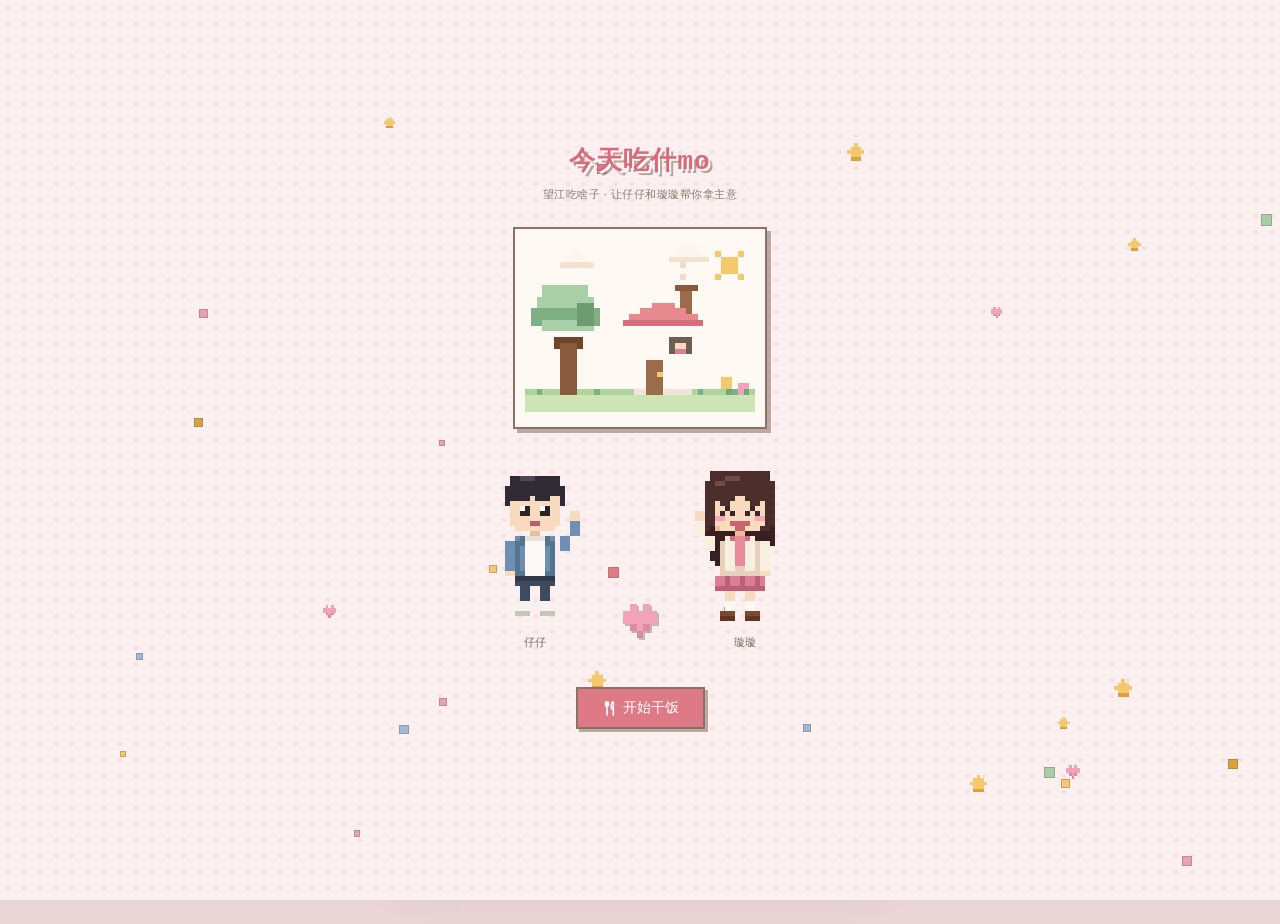
<file: index.html>
<!DOCTYPE html>
<html lang="zh-CN">
<head>
  <meta charset="utf-8">
  <meta name="viewport" content="width=device-width, initial-scale=1.0, viewport-fit=cover">
  <meta name="theme-color" content="#FBEFF0">
  <meta name="description" content="川大望江·今天吃什么：让仔仔和璇璇帮你拿主意的像素风干饭决策器">
  <title>望江吃啥子 · 今天吃什mo</title>
  <link rel="icon" href="data:image/svg+xml,%3Csvg xmlns='http://www.w3.org/2000/svg' viewBox='0 0 5 5' shape-rendering='crispEdges'%3E%3Crect width='5' height='5' fill='%23FBEFF0'/%3E%3Crect x='1' y='1' width='3' height='3' fill='%23DE7A86'/%3E%3C/svg%3E">
  <link rel="stylesheet" href="assets/css/style.css">
</head>
<body>
  <div id="app"><div class="loading"><div><div class="spinner"></div><p class="pixel-font" style="color:#8A7A6D;margin:0">加载中...</p></div></div></div>

  <script src="data/foods.js"></script>
  <script src="assets/js/pixel.js"></script>
  <script src="assets/js/audio.js"></script>
  <script src="assets/js/icons.js"></script>
  <script src="assets/js/app.js"></script>
</body>
</html>
</file>
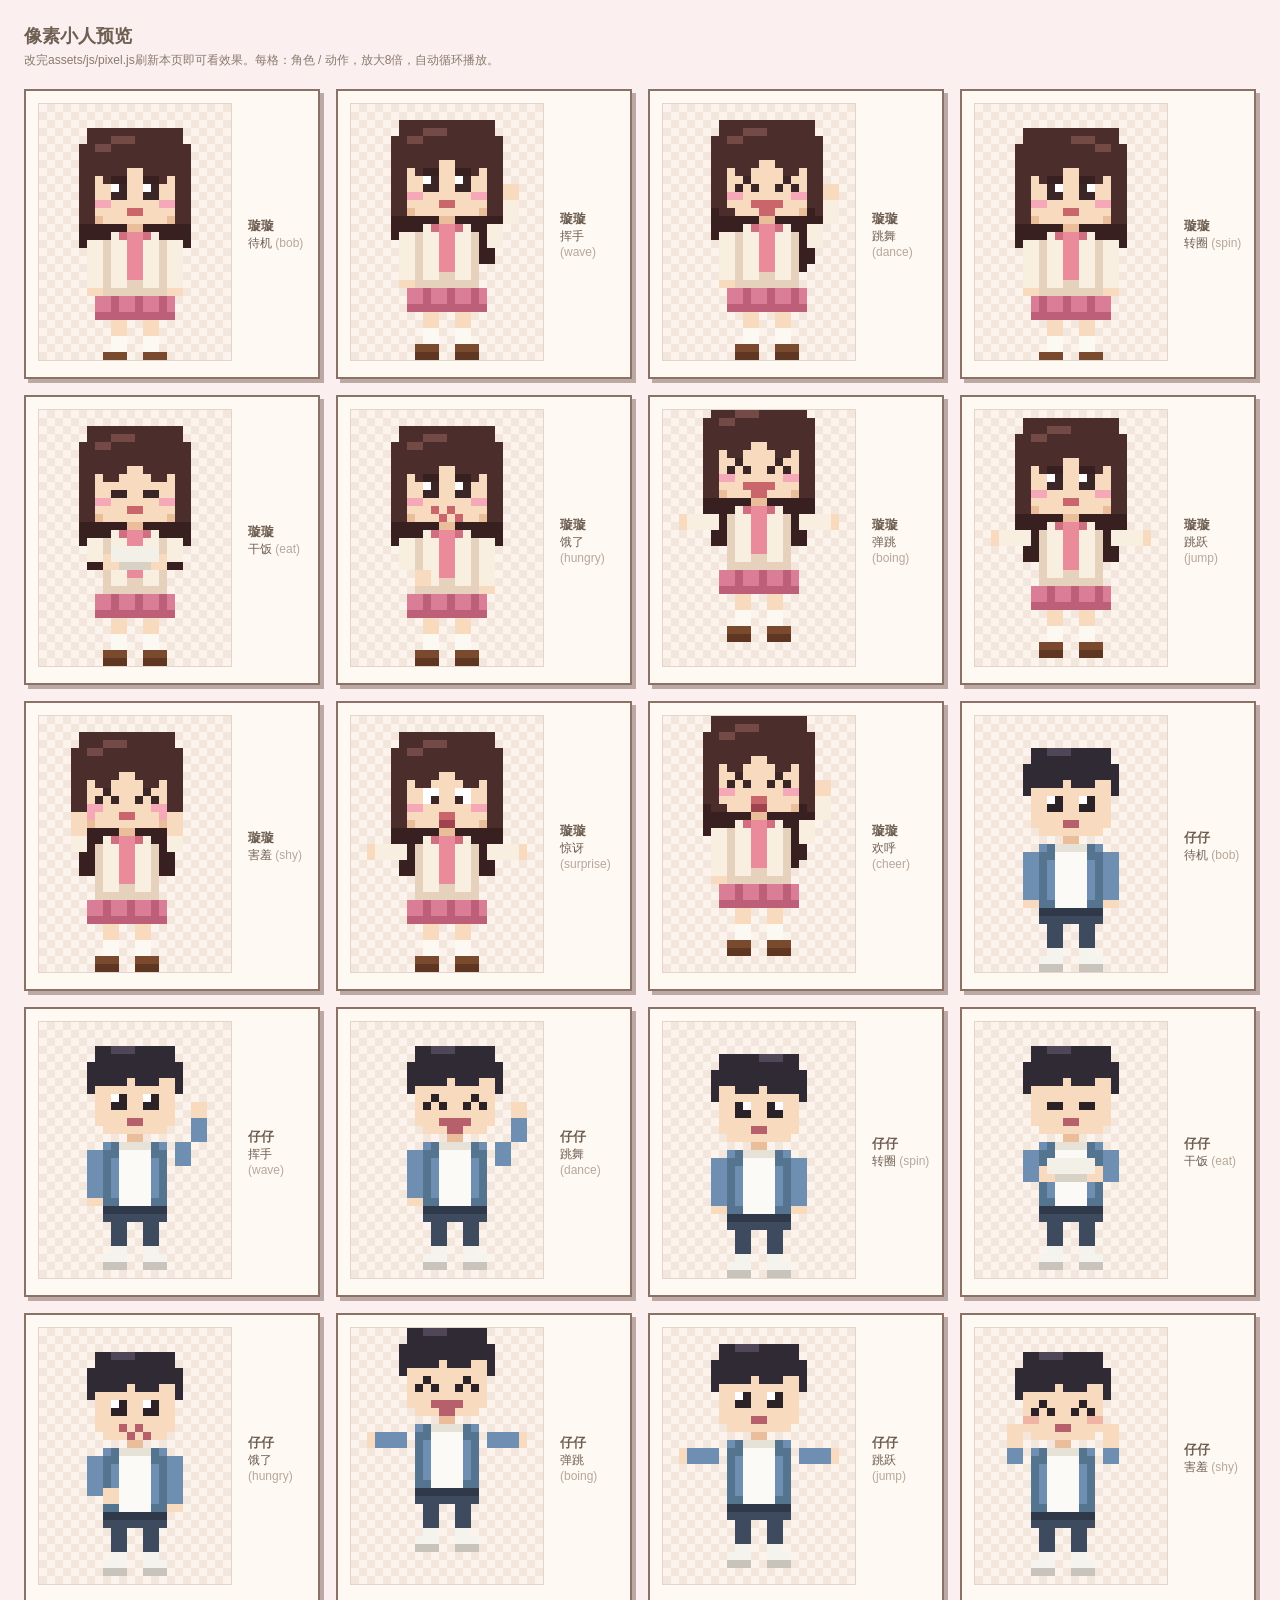
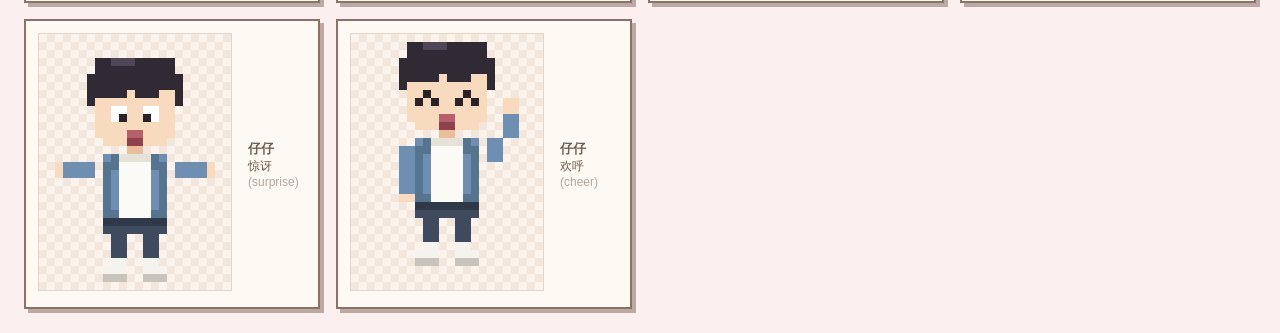
<file: dev/sprites.html>
<!DOCTYPE html>
<html lang="zh-CN">
<head>
  <meta charset="utf-8">
  <title>像素小人预览 · 望江吃啥子</title>
  <style>
    body{margin:0;padding:24px;background:#FBEFF0;color:#6E5F52;font-family:-apple-system,"PingFang SC","Microsoft YaHei",sans-serif}
    h1{font-size:18px;margin:0 0 4px}p.tip{font-size:12px;color:#8A7A6D;margin:0 0 20px}
    .grid{display:grid;grid-template-columns:repeat(auto-fill,minmax(260px,1fr));gap:16px}
    .cell{border:2px solid #8A7266;background:#FFF9F4;box-shadow:4px 4px rgba(138,114,102,.55);padding:12px;display:flex;align-items:center;gap:16px}
    .cell .meta{font-size:12px}.cell .meta b{display:block;font-size:13px}
    .cell canvas{image-rendering:pixelated;background:repeating-conic-gradient(#f3e6dc 0 25%,#fbf3ec 0 50%) 0 0/16px 16px;border:1px solid #E3D5C9}
  </style>
</head>
<body>
  <h1>像素小人预览</h1>
  <p class="tip">改完assets/js/pixel.js刷新本页即可看效果。每格：角色 / 动作，放大8倍，自动循环播放。</p>
  <div class="grid" id="grid"></div>
  <script src="../assets/js/pixel.js"></script>
  <script>
    const actions=['bob','wave','dance','spin','eat','hungry','boing','jump','shy','surprise','cheer'];
    const names={bob:'待机',wave:'挥手',dance:'跳舞',spin:'转圈',eat:'干饭',hungry:'饿了',boing:'弹跳',jump:'跳跃',shy:'害羞',surprise:'惊讶',cheer:'欢呼'};
    // 支持 ?action=wave&freeze=0&scale=12 只看某个动作的某一帧
    const Q=new URLSearchParams(location.search);
    const only=Q.get('action');
    const scale=Number(Q.get('scale'))||8, freeze=Q.get('freeze')==null?null:Number(Q.get('freeze'));
    const g=document.getElementById('grid');
    [['female','璇璇'],['male','仔仔']].forEach(([who,label])=>actions.filter(a=>!only||a===only).forEach(a=>{
      const cell=document.createElement('div');cell.className='cell';
      const host=document.createElement('div');cell.appendChild(host);
      cell.insertAdjacentHTML('beforeend',`<div class="meta"><b>${label}</b>${names[a]} <span style="color:#B5A89B">(${a})</span></div>`);
      g.appendChild(cell);new PixelSprite(host,who,{scale,action:a,freeze});
    }));
  </script>
</body>
</html>
</file>
<file: assets/css/style.css>
/* ===== 基础 ===== */
*{box-sizing:border-box;-webkit-tap-highlight-color:transparent}
html,body{margin:0;padding:0;height:100%}
body{
  background:#E9D5D6;
  color:#6E5F52;
  font-family:-apple-system,BlinkMacSystemFont,"PingFang SC","Helvetica Neue","Microsoft YaHei",sans-serif;
  font-size:14px;line-height:1.45;
  -webkit-font-smoothing:antialiased;
}
button,input,textarea{font-family:inherit;font-size:inherit;color:inherit}
button{cursor:pointer;border:0;background:none;padding:0;margin:0}
button:disabled{cursor:not-allowed}
.ico{vertical-align:-0.2em;display:inline-block}

#app{
  position:relative;max-width:480px;margin:0 auto;min-height:100dvh;
  display:flex;flex-direction:column;overflow:hidden;
  background-color:#FBEFF0;
  background-image:radial-gradient(rgba(226,154,168,.16) 1.4px,transparent 1.4px),radial-gradient(rgba(226,154,168,.1) 1.2px,transparent 1.2px);
  background-size:18px 18px,30px 30px;background-position:0 0,9px 9px;
  box-shadow:0 0 0 2px #8A7266,0 0 40px rgba(74,59,50,.25);
}
@media (min-width:520px){#app{margin:24px auto;min-height:calc(100dvh - 48px);border:2px solid #8A7266}}

/* ===== 像素组件 ===== */
.pixel-card{border:2px solid #8A7266;box-shadow:4px 4px rgba(138,114,102,.55);background:#FFF9F4}
.pixel-card-sm{border:2px solid #8A7266;box-shadow:3px 3px rgba(138,114,102,.55);background:#FFF9F4}
.pixel-btn{border:2px solid #8A7266;box-shadow:3px 3px rgba(138,114,102,.55);transition:transform .06s ease,box-shadow .06s ease}
.pixel-btn:active:not(:disabled){transform:translate(2px,2px);box-shadow:1px 1px rgba(138,114,102,.55)}
.pixel-btn:disabled{opacity:.55;transform:translate(2px,2px);box-shadow:1px 1px rgba(138,114,102,.55)}
.pixel-chip{border:1.5px solid #8A7266;box-shadow:2px 2px rgba(138,114,102,.5);transition:transform .06s ease,box-shadow .06s ease}
.pixel-chip:active{transform:translate(1px,1px);box-shadow:1px 1px rgba(138,114,102,.5)}
.pixel-title{font-family:"Courier New",ui-monospace,SFMono-Regular,Menlo,monospace;font-weight:800;letter-spacing:1px;color:#D96A7E;text-shadow:2px 2px 0 #FFF9F4,4px 4px 0 rgba(138,114,102,.6);margin:0}
.pixel-font{font-family:"Courier New",ui-monospace,SFMono-Regular,Menlo,monospace;font-weight:700;letter-spacing:.5px}
.pixel-sprite-canvas{display:block;image-rendering:pixelated;image-rendering:crisp-edges}

.bg-pink{background:#DE7A86;color:#fff}
.bg-cream{background:#FFF9F4;color:#8A7A6D}
.bg-brown{background:#6E5F52;color:#fff}
.bg-yellow{background:#F6C86E;color:#6E5F52}
.bg-warm{background:#F4EAE0;color:#6E5F52}
.text-pink{color:#DE7A86}.text-muted{color:#A39285}.text-soft{color:#B5A89B}

/* ===== 头部/导航 ===== */
.app-header{padding:16px 16px 8px;display:flex;align-items:center;justify-content:space-between;flex-shrink:0}
.app-header h1{margin:0;font-size:20px}
.header-right{display:flex;align-items:center;gap:8px}
.count-badge{display:flex;align-items:center;gap:4px;font-size:12px;color:#A39285}
.icon-btn{width:36px;height:36px;display:flex;align-items:center;justify-content:center}
main{flex:1;overflow-y:auto;overflow-x:hidden;-webkit-overflow-scrolling:touch}
.page{padding:0 16px 24px}
.app-nav{flex-shrink:0;display:flex;border-top:3px solid #8A7266;background:#FFF9F4;padding-bottom:env(safe-area-inset-bottom)}
.app-nav button{flex:1;display:flex;flex-direction:column;align-items:center;padding:10px 0 9px;color:#A39285;transition:color .15s}
.app-nav button.active{color:#DE7A86}
.app-nav button.active::before{content:"";position:absolute;width:14px;height:4px;background:#DE7A86;border:1.5px solid #8A7266;margin-top:-4px}
.app-nav .nav-ico{position:relative}
.app-nav button.active .nav-ico::before{content:"";position:absolute;left:50%;top:-6px;transform:translateX(-50%);width:14px;height:4px;background:#DE7A86;border:1.5px solid #8A7266}
.app-nav .nav-label{font-size:11px;margin-top:2px;font-weight:500}
.app-nav button.active .nav-label{font-family:"Courier New",ui-monospace,SFMono-Regular,Menlo,monospace;font-weight:700;letter-spacing:.5px}

/* ===== 首页 ===== */
.hero-card{position:relative;padding:10px 20px;width:100%;text-align:center}
.hero-card h2{margin:0;font-size:18px}
.hero-card p{margin:2px 0 0;font-size:10px;color:#8A7A6D}
.hero-deco{position:absolute;top:50%;transform:translateY(-50%);display:flex;flex-direction:column;align-items:center;gap:6px;pointer-events:none}
.hero-deco.left{left:10px}.hero-deco.right{right:10px}
.sprite-float-a,.sprite-float-b{display:inline-block;filter:drop-shadow(1px 1px 0 rgba(138,114,102,.45))}
.sprite-float-a{animation:spriteFloat 1.4s ease-in-out infinite}
.sprite-float-b{animation:spriteFloat 1.4s ease-in-out .7s infinite}

.chefs{display:flex;align-items:flex-end;justify-content:center;gap:20px;margin:4px 0 12px;padding-top:4px}
.chef{position:relative;display:flex;flex-direction:column;align-items:center;padding:4px;margin:-4px;background:transparent}
.chef .shadow{width:60px;height:6px;margin-top:2px;background:rgba(160,130,118,.4);box-shadow:2px 0 0 0 rgba(160,130,118,.4),0 2px 0 0 rgba(160,130,118,.4),2px 2px 0 0 rgba(160,130,118,.4)}
.chef .chef-name{font-family:"Courier New",ui-monospace,SFMono-Regular,Menlo,monospace;font-weight:700;font-size:9px;color:#7A6A5C;margin-top:2px}
.chef-hint{display:flex;flex-direction:column;align-items:center;gap:2px;padding-bottom:4px;color:#B5A89B;font-size:9px}
.chef-hint .ico{color:#F6C86E;animation:tapHint 1.2s ease-in-out infinite}
.bubble-wrap{position:absolute;top:38%;z-index:20;pointer-events:none}
.bubble-wrap.right{left:calc(100% + 6px);transform:translateY(-50%)}
.bubble-wrap.left{right:calc(100% + 6px);transform:translateY(-50%)}
.bubble{position:relative;display:block;background:#FFF9F4;border:2px solid #8A7266;box-shadow:2px 2px rgba(138,114,102,.5);padding:4px 8px;font-size:11px;line-height:1.35;color:#6E5F52;white-space:nowrap;max-width:96px;text-align:center;animation:chefBubblePop .3s ease-out;font-family:"Courier New",ui-monospace,SFMono-Regular,Menlo,monospace;font-weight:700}
.bubble.left::after{content:"";position:absolute;top:50%;right:-8px;transform:translateY(-50%);border:6px solid transparent;border-left:8px solid #8A7266}
.bubble.right::after{content:"";position:absolute;top:50%;left:-8px;transform:translateY(-50%);border:6px solid transparent;border-right:8px solid #8A7266}

.mode-tabs{display:flex;gap:12px;margin-bottom:12px}
.mode-tabs button{flex:1;padding:8px 0;font-size:13px;font-weight:500;display:flex;align-items:center;justify-content:center;gap:4px}
.mode-tabs button.active{background:#DE7A86;color:#fff}
.mode-tabs button:not(.active){background:#FFF9F4;color:#8A7A6D}
.filter-toggle{padding:6px 12px;font-size:12px;font-weight:500;display:inline-flex;align-items:center;gap:4px}
.filter-panel{margin-bottom:12px}
.chip-row{display:flex;flex-wrap:wrap;gap:8px;margin-bottom:10px;align-items:center}
.chip-row:last-child{margin-bottom:0}
.chip{padding:6px 10px;font-size:11px;display:inline-flex;align-items:center;gap:2px;color:#8A7A6D;background:#FFF9F4}
.chip.lg{font-size:12px}
.chip.active{background:#6E5F52;color:#fff}
.chip.pink-outline{color:#DE7A86;border-color:rgba(222,122,134,.7);margin-left:auto}
.empty-tip{padding:12px;text-align:center;font-size:12px;color:#8A7A6D;margin-bottom:12px}
.big-btn{width:100%;padding:12px 0;font-size:15px;font-weight:500;display:flex;align-items:center;justify-content:center;gap:4px}

/* 转盘 */
.spinner-head{display:flex;align-items:center;justify-content:space-between;margin-bottom:8px}
.spinner-head p{margin:0;font-size:13px;color:#8A7A6D}
.spinner-head .weak{font-size:11px;color:#B5A89B}
.candidate-box{padding:12px;margin-bottom:10px}
.candidate-group{margin-bottom:14px}.candidate-group:last-child{margin-bottom:0}
.candidate-group h4{display:flex;align-items:center;gap:4px;font-size:11px;color:#8A7A6D;margin:0 0 8px;font-weight:700}
.candidate-group .chip-row{margin-bottom:0}
.wheel-wrap{display:flex;flex-direction:column;align-items:center;margin-bottom:28px}
.wheel-box{position:relative;width:200px;height:200px;margin-bottom:36px}
.wheel-box.spinning{cursor:wait}.wheel-box.ready{cursor:pointer}.wheel-box.idle{cursor:not-allowed}
.wheel{width:100%;height:100%;border:3px solid #8A7266;box-shadow:3px 3px rgba(138,114,102,.55);background:#FFF9F4;border-radius:50%;position:relative;overflow:hidden;will-change:transform}
.wheel.seg{transition:none}
.wheel.seg.spin{transition:transform 2.5s cubic-bezier(.17,.67,.12,.99)}
.seg{position:absolute;inset:0;transform-origin:50% 50%;border-radius:50%}
.seg-label{position:absolute;left:50%;top:18px;transform:translateX(-50%);font-size:9px;color:#fff;font-weight:700;max-width:64px;white-space:nowrap;overflow:hidden;text-overflow:ellipsis;font-family:"Courier New",ui-monospace,SFMono-Regular,Menlo,monospace}
.wheel-center{position:absolute;left:50%;top:50%;transform:translate(-50%,-50%);width:30px;height:30px;border-radius:50%;background:#FFF9F4;border:3px solid #8A7266;box-shadow:2px 2px rgba(138,114,102,.5);z-index:2}
.wheel-pointer{position:absolute;top:-6px;left:50%;transform:translateX(-50%);z-index:3;width:0;height:0;border-left:10px solid transparent;border-right:10px solid transparent;border-top:16px solid #DE7A86;filter:drop-shadow(2px 2px 0 rgba(138,114,102,.55))}
.wheel-pointer::after{content:"";position:absolute;top:-16px;left:-5px;width:10px;height:10px;background:#DE7A86;border-radius:50%}
.spin-btn{padding:8px 24px;font-size:13px;font-weight:500;display:inline-flex;align-items:center;gap:4px}
.spin-btn:disabled{background:#F4EAE0;color:#B5A89B}

/* ===== 清单 ===== */
.search-box{position:relative;margin-bottom:16px}
.search-box .ico{position:absolute;left:12px;top:50%;transform:translateY(-50%);color:#B5A89B}
.input{width:100%;padding:10px 12px;border:2px solid #8A7266;background:#FFF9F4;font-size:14px;color:#6E5F52;outline:none;box-shadow:3px 3px rgba(138,114,102,.55)}
.input::placeholder{color:#B5A89B}
.input:focus{background:#fff}
.search-box .input{padding-left:36px}
.list-tools{display:flex;align-items:center;justify-content:space-between;margin-bottom:8px}
.list-tools p{margin:0;font-size:12px;color:#A39285}
.list-tools .hint{color:#C9BCAE;font-weight:400;margin-left:6px}
.rows{display:flex;flex-direction:column;gap:8px}
.row{position:relative;overflow:hidden;border-bottom:2px solid #F0E4D6;background:#FFF9F4;touch-action:pan-y;user-select:none;-webkit-user-select:none}
.row-actions{position:absolute;top:0;bottom:0;right:0;display:flex}
.row-actions button{width:56px;display:flex;flex-direction:column;align-items:center;justify-content:center;gap:2px;color:#fff}
.row-actions button span{font-size:11px;line-height:1}
.row-actions .edit{background:#9DB8D9}.row-actions .del{background:#DE7A86}
.row-main{position:relative;display:flex;align-items:center;justify-content:space-between;padding:12px 4px;background:#FFF9F4;transition:transform .22s cubic-bezier(.22,.9,.24,1)}
.row-main.dragging{transition:none}
.row-main.selected{background:#FDE7EB}
.row-check{width:24px;height:24px;margin-right:10px;margin-left:4px;flex-shrink:0;display:flex;align-items:center;justify-content:center;border:2px solid #8A7266;background:#FFF9F4;color:transparent}
.row-check.on{background:#DE7A86;border-color:#DE7A86;color:#fff}
.row-info{flex:1;min-width:0}
.row-info .name{margin:0;font-size:15px;font-weight:500;color:#6E5F52;white-space:nowrap;overflow:hidden;text-overflow:ellipsis}
.row-info .meta{margin:2px 0 0;font-size:12px;color:#A39285;white-space:nowrap;overflow:hidden;text-overflow:ellipsis}
.row-info .meta .cui{color:#B08D57}
.row-info .meta .dot{color:#C9BCAE}
.row-price{margin-left:12px;flex-shrink:0;font-size:13px;color:#DE7A86}
.multi-bar{position:sticky;bottom:0;margin-top:12px;padding:4px}
.multi-bar-inner{display:flex;align-items:center;justify-content:space-between;gap:8px;border:2px solid #8A7266;background:#FFF9F4;padding:8px 12px;box-shadow:4px 4px rgba(138,114,102,.4)}
.multi-bar-inner .sel{display:flex;align-items:center;gap:8px;font-size:13px}
.multi-bar-inner .sel .ico{color:#DE7A86}
.multi-bar-inner .ops{display:flex;gap:8px}
.multi-bar-inner .ops button{display:flex;align-items:center;gap:4px;padding:6px 10px;font-size:12px;font-weight:500}
.empty-state{text-align:center;padding:48px 0}
.empty-state .ico{color:#D5C9BC}
.empty-state p{margin:8px 0 0;font-size:14px;color:#A39285}

/* ===== 表单 ===== */
.form{display:flex;flex-direction:column;gap:12px}
.field label{display:block;font-size:13px;font-weight:500;color:#6E5F52;margin-bottom:4px}
.field .chip-row{margin:0}
.seg-2{display:flex;gap:8px}
.seg-2 button{flex:1;padding:8px 0;font-size:13px;font-weight:500}
textarea.input{resize:none}
.form-msg{font-size:13px;color:#DE7A86;margin:0}
.form-ok{font-size:13px;color:#7FB58A;margin:0}
.err{font-size:11px;color:#DE7A86;margin:8px 0 0}

/* ===== 弹窗 ===== */
.mask{position:fixed;inset:0;z-index:50;display:flex;align-items:center;justify-content:center;padding:20px;background:rgba(74,59,50,.55)}
.modal{width:100%;max-width:340px;padding:16px;position:relative;animation:pixelPop .35s ease-out}
.modal.closing{animation:pixelOut .24s ease-in forwards}
.modal h3{margin:0 0 12px;text-align:center;font-size:16px}
.modal-close{position:absolute;top:-12px;right:-12px;width:36px;height:36px;display:flex;align-items:center;justify-content:center;z-index:10}
.cheer-row{display:flex;align-items:flex-end;justify-content:center;gap:12px;margin-bottom:12px}
.cheer-item{position:relative;display:flex;flex-direction:column;align-items:center}
.cheer-star{position:absolute;animation:cheerStar 1.5s ease-out infinite;filter:drop-shadow(1px 1px 0 rgba(138,114,102,.4))}
.cheer-dash{position:absolute;width:8px;height:8px;background:#F6C86E;border:1.5px solid #8A7266;animation:cheerDash .9s ease-in-out infinite}
.cheer-bubble{position:relative;background:#FFF9F4;border:2px solid #8A7266;box-shadow:3px 3px rgba(138,114,102,.55);padding:8px 14px;font-size:13px;color:#6E5F52;animation:cheerBubble 1.1s ease-in-out infinite;margin-bottom:8px;font-family:"Courier New",ui-monospace,SFMono-Regular,Menlo,monospace;font-weight:700}
.cheer-bubble::after{content:"";position:absolute;bottom:-10px;left:50%;transform:translateX(-50%);border:8px solid transparent;border-top:8px solid #8A7266}
.food-card{padding:16px}
.food-card .top{display:flex;align-items:flex-start;justify-content:space-between}
.food-card .top .name{margin:0;font-size:16px;font-weight:600;color:#6E5F52}
.food-card.result .top .name{font-size:18px;font-weight:600}
.tags{display:flex;align-items:center;gap:8px;margin-top:6px}
.tag{font-size:11px;padding:2px 6px;background:#F6C86E;color:#6E5F52}
.food-card.result .tag{font-size:12px;padding:2px 8px}
.price{text-align:right;flex-shrink:0;margin-left:12px}
.price .num{margin:0;font-size:16px;font-weight:600;color:#DE7A86}
.food-card.result .price .num{font-size:20px;font-weight:700}
.price .unit{margin:0;font-size:10px;color:#A39285}
.food-card.result .price .unit{font-size:11px}
.food-card .desc{margin:8px 0 0;font-size:12px;color:#8A7A6D;line-height:1.6}
.food-card.result .desc{font-size:13px}
.food-card .loc{margin:6px 0 0;font-size:11px;color:#A39285;display:flex;align-items:center;gap:4px}
.food-card.result .loc{font-size:12px;margin-top:8px}
.result-foot{display:flex;align-items:center;justify-content:flex-end;margin-top:12px}
.sq-btn{width:48px;height:48px;display:flex;align-items:center;justify-content:center}
.result-food{margin-top:12px}
.form-foot{display:flex;align-items:center;justify-content:space-between;margin-top:16px}
.chef-pop{display:flex;align-items:center;justify-content:center;gap:10px;margin-top:12px;animation:pixelPop .3s ease-out}
.chef-pop .say{font-size:12px;color:#6E5F52;background:#FFF9F4;border:2px solid #8A7266;padding:6px 12px;box-shadow:2px 2px rgba(138,114,102,.5);font-family:"Courier New",ui-monospace,SFMono-Regular,Menlo,monospace;font-weight:700}

/* 管理菜系 */
.manage-list{flex:1;overflow-y:auto;padding-right:2px;margin-right:-4px;display:flex;flex-direction:column;gap:8px;margin-bottom:12px;max-height:46vh}
.manage-row{border:2px solid #E3D5C9;background:#FFF9F4;padding:8px 10px;display:flex;align-items:center;justify-content:space-between;gap:6px}
.manage-row .ico{color:#DE7A86;flex-shrink:0}
.manage-row .lbl{display:flex;align-items:center;gap:6px;flex:1;min-width:0}
.manage-row .lbl .nm{font-size:13px;color:#6E5F52;font-weight:500;white-space:nowrap;overflow:hidden;text-overflow:ellipsis}
.manage-row .lbl .ct{font-size:11px;color:#B5A89B;flex-shrink:0}
.manage-row .ops{display:flex;gap:4px;flex-shrink:0}
.manage-row .ops .sm{padding:4px 8px;font-size:11px;font-weight:500}
.mini-icon-btn{width:32px;height:32px;display:flex;align-items:center;justify-content:center}
.rename-row{display:flex;align-items:center;gap:6px;flex:1;min-width:0}
.rename-row .input{padding:6px 8px;font-size:13px;box-shadow:2px 2px rgba(138,114,102,.4);border-width:2px}
.manage-empty{text-align:center;font-size:12px;color:#B5A89B;padding:24px 0}
.manage-note{font-size:11px;color:#A39285;margin:0 0 12px}
.manage-foot{display:flex;justify-content:flex-end;gap:8px;border-top:2px solid #E3D5C9;padding-top:12px}

/* ===== 封面 ===== */
.cover{position:fixed;inset:0;z-index:60;display:flex;flex-direction:column;align-items:center;justify-content:center;overflow:hidden;animation:coverFadeIn .45s ease-out;
  background-color:#FBEFF0;background-image:radial-gradient(rgba(226,154,168,.2) 1.6px,transparent 1.6px),radial-gradient(rgba(226,154,168,.12) 1.3px,transparent 1.3px);background-size:16px 16px,28px 28px;background-position:0 0,8px 8px}
.cover .particles{position:absolute;inset:0;pointer-events:none}
.cover .particle{position:absolute;animation:coverParticleFloat 3s ease-in-out infinite}
.cover .particle .box{display:block;border:1.5px solid rgba(138,114,102,.45)}
.cover .text{text-align:center;position:relative}
.cover .title{font-size:26px;margin:0}
.cover .sub{font-size:11px;font-weight:500;color:#8A7A6D;margin:6px 0 0;letter-spacing:.5px}
.cover .scene{margin-top:24px;position:relative;padding:10px}
.cover .pair{display:flex;align-items:flex-end;gap:28px;margin-top:32px;position:relative}
.cover .person{display:flex;flex-direction:column;align-items:center}
.cover .person .shadow{width:72px;height:6px;margin-top:4px}
.cover .person .nm{font-size:11px;font-weight:500;color:#7A6A5C;margin-top:4px}
.cover .heart{padding-bottom:8px;animation:pixelHeartBeat 1.4s ease-in-out infinite;filter:drop-shadow(2px 2px 0 rgba(138,114,102,.45))}
.cover-enter{margin-top:36px;margin-bottom:calc(env(safe-area-inset-bottom) + 3vh);padding:10px 24px;font-size:14px;font-weight:500;display:inline-flex;align-items:center;gap:4px;position:relative}

.scene-cloud-a{animation:sceneCloudA 4.2s ease-in-out infinite}
.scene-cloud-b{animation:sceneCloudB 5.4s ease-in-out infinite}
.scene-sun{transform-box:fill-box;transform-origin:center;animation:sceneSunSpin 7s steps(4) infinite}
.scene-smoke rect:nth-child(1){animation:sceneSmoke 1.5s ease-out infinite}
.scene-smoke rect:nth-child(2){animation:sceneSmoke 1.5s ease-out .75s infinite}
.scene-girl{animation:sceneGirl 1.6s ease-in-out infinite}

/* ===== Toast ===== */
.toast{position:fixed;left:50%;bottom:96px;transform:translateX(-50%);z-index:70;padding:8px 14px;background:#4A3B32;color:#FFF9F4;font-size:13px;border:2px solid #8A7266;box-shadow:3px 3px rgba(0,0,0,.3);animation:toastIn .25s ease-out;max-width:80vw;text-align:center}
.toast.out{animation:toastOut .25s ease-in forwards}
.loading{height:100dvh;display:flex;align-items:center;justify-content:center}

/* ===== 动画 ===== */
@keyframes pixelPop{0%{transform:scale(.7);opacity:0}70%{transform:scale(1.06)}100%{transform:scale(1);opacity:1}}
@keyframes pixelOut{to{transform:scale(.8);opacity:0}}
@keyframes chefBubblePop{from{transform:scale(.6);opacity:0}to{transform:scale(1);opacity:1}}
@keyframes spriteFloat{0%,100%{transform:translateY(0)}50%{transform:translateY(-4px)}}
@keyframes tapHint{0%,100%{transform:translateY(0) scale(1)}50%{transform:translateY(3px) scale(.92)}}
@keyframes cheerStar{0%{transform:translate(0,0) scale(.6);opacity:0}30%{opacity:1}100%{transform:translate(var(--sx,6px),var(--sy,-14px)) scale(1.1);opacity:0}}
@keyframes cheerDash{0%,100%{transform:scale(.6);opacity:.4}50%{transform:scale(1);opacity:1}}
@keyframes cheerBubble{0%,100%{transform:translateY(0)}50%{transform:translateY(-3px)}}
@keyframes pixelHeartBeat{0%,100%{transform:scale(1)}25%{transform:scale(1.15)}50%{transform:scale(1)}75%{transform:scale(1.08)}}
@keyframes sceneCloudA{0%,100%{transform:translateX(0)}50%{transform:translateX(3px)}}
@keyframes sceneCloudB{0%,100%{transform:translateX(0)}50%{transform:translateX(-4px)}}
@keyframes sceneSunSpin{to{transform:rotate(360deg)}}
@keyframes sceneSmoke{0%{transform:translateY(0);opacity:.9}100%{transform:translateY(-4px);opacity:0}}
@keyframes sceneGirl{0%,100%{transform:translateY(0)}50%{transform:translateY(1px)}}
@keyframes coverFadeIn{from{opacity:0}to{opacity:1}}
@keyframes coverParticleFloat{0%,100%{transform:translateY(0) rotate(0)}50%{transform:translateY(-10px) rotate(8deg)}}
@keyframes toastIn{from{opacity:0;transform:translate(-50%,8px)}to{opacity:1;transform:translate(-50%,0)}}
@keyframes toastOut{to{opacity:0;transform:translate(-50%,8px)}}
@keyframes spin{to{transform:rotate(360deg)}}
.spinner{width:32px;height:32px;border:3px solid #DE7A86;border-top-color:transparent;border-radius:50%;animation:spin .8s linear infinite;margin:0 auto 12px}
</file>
